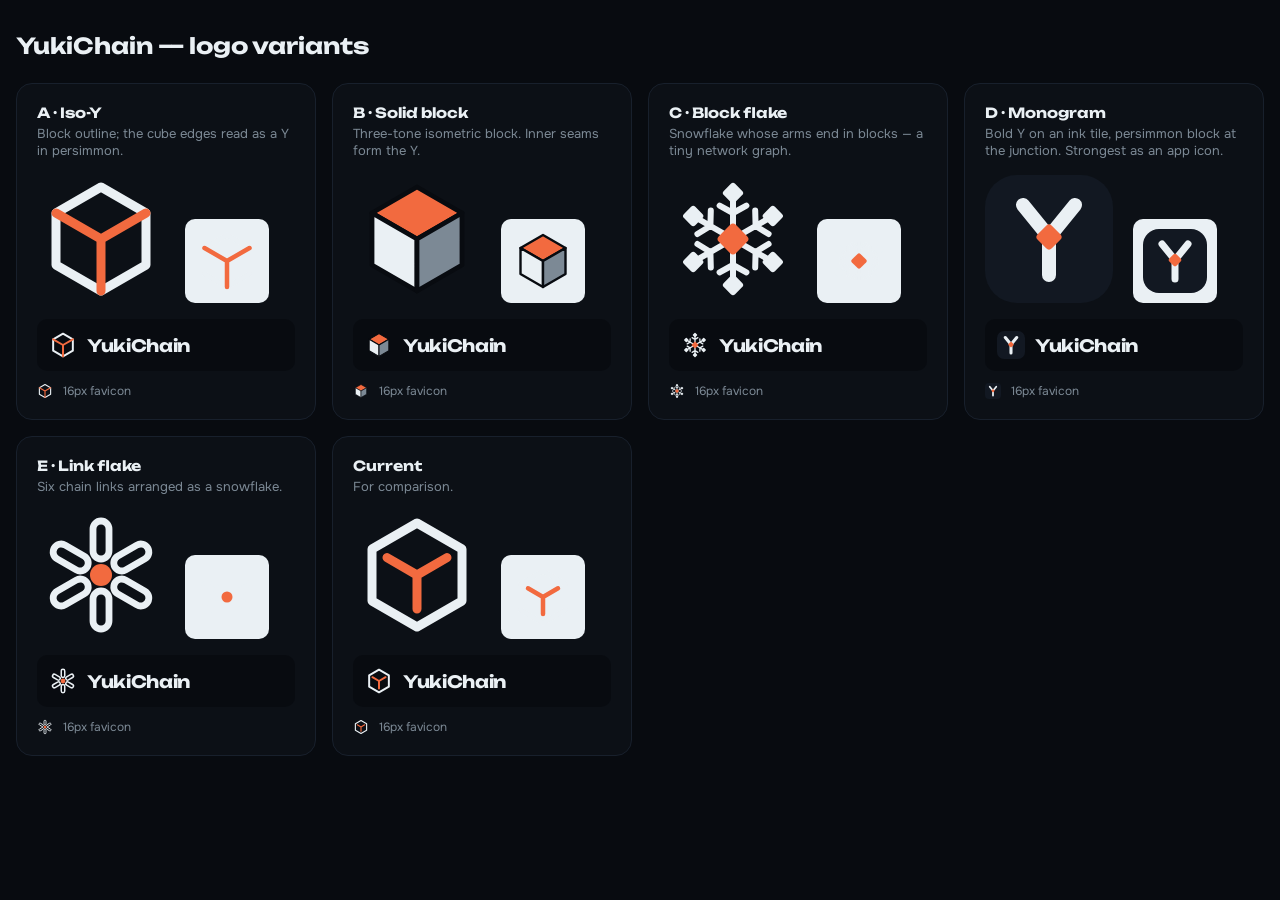
<file: web/logo-variants/index.html>
<!doctype html><html><head><meta charset="utf-8"><meta name="viewport" content="width=device-width,initial-scale=1"><title>YukiChain logo variants</title>
<link href="https://fonts.googleapis.com/css2?family=Unbounded:wght@700&family=Onest:wght@400;500&display=swap" rel="stylesheet">
<style>body{margin:0;background:#080b10;color:#eaf0f4;font:15px Onest,sans-serif;padding:32px 16px}h1{font:700 22px Unbounded;margin:0 0 24px}
.g{display:grid;grid-template-columns:repeat(auto-fill,minmax(300px,1fr));gap:16px;max-width:1300px}
.c{background:#0c1016;border:1px solid #18202c;border-radius:16px;padding:20px}.c h2{font:700 14px Unbounded;margin:0 0 4px}.c p{color:#7c8995;margin:0 0 16px;font-size:13px}
.big{display:flex;gap:20px;align-items:end}.lt{background:#eaf0f4;border-radius:10px;padding:10px}
.nav{display:flex;align-items:center;gap:10px;font:700 17px Unbounded;letter-spacing:-.02em;margin-top:16px;padding:12px;background:#080b10;border-radius:10px}
.fav{display:flex;gap:10px;align-items:center;margin-top:12px;color:#7c8995;font-size:12px}</style></head><body>
<h1>YukiChain — logo variants</h1><div class="g" id="g"></div>
<script>
const V=[['a-iso-y','A · Iso-Y','Block outline; the cube edges read as a Y in persimmon.'],
['b-cube','B · Solid block','Three-tone isometric block. Inner seams form the Y.'],
['c-block-flake','C · Block flake','Snowflake whose arms end in blocks — a tiny network graph.'],
['d-monogram','D · Monogram','Bold Y on an ink tile, persimmon block at the junction. Strongest as an app icon.'],
['e-link-flake','E · Link flake','Six chain links arranged as a snowflake.'],
['../logo','Current','For comparison.']];
g.innerHTML=V.map(([f,t,d])=>`<div class="c"><h2>${t}</h2><p>${d}</p><div class="big"><img src="${f}.svg" width="128"><img src="${f}.svg" width="64" class="lt"></div>
<div class="nav"><img src="${f}.svg" width="28">YukiChain</div><div class="fav"><img src="${f}.svg" width="16"> 16px favicon</div></div>`).join('');
</script></body></html>
</file>
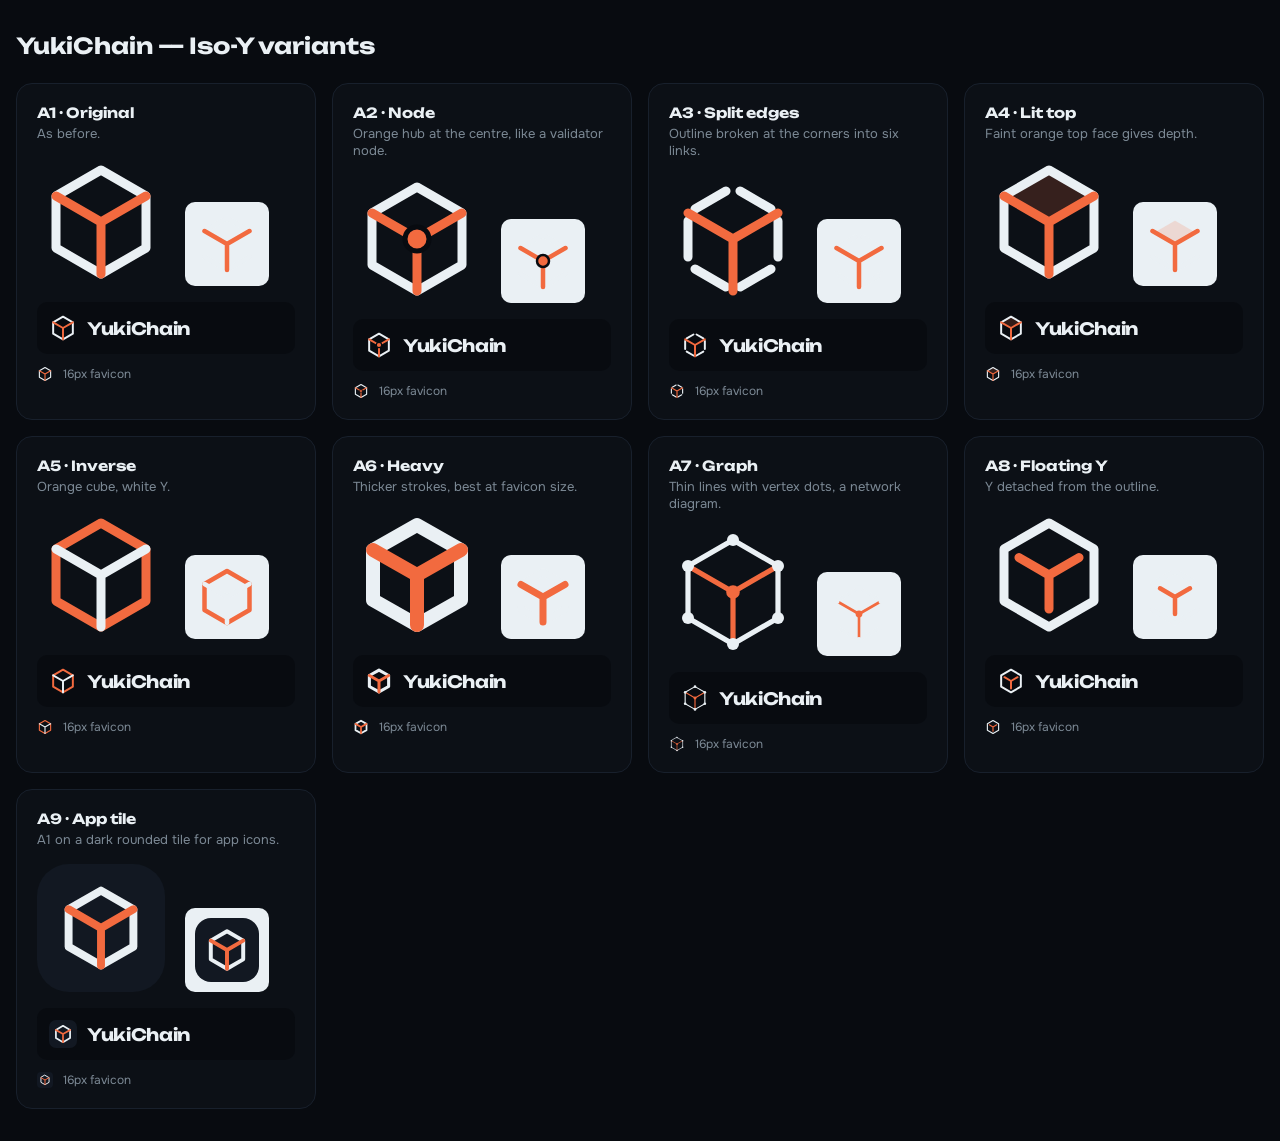
<file: web/logo-variants/iso.html>
<!doctype html><html><head><meta charset="utf-8"><meta name="viewport" content="width=device-width,initial-scale=1"><title>YukiChain Iso-Y variants</title>
<link href="https://fonts.googleapis.com/css2?family=Unbounded:wght@700&family=Onest:wght@400;500&display=swap" rel="stylesheet">
<style>body{margin:0;background:#080b10;color:#eaf0f4;font:15px Onest,sans-serif;padding:32px 16px}h1{font:700 22px Unbounded;margin:0 0 24px}
.g{display:grid;grid-template-columns:repeat(auto-fill,minmax(300px,1fr));gap:16px;max-width:1300px}
.c{background:#0c1016;border:1px solid #18202c;border-radius:16px;padding:20px}.c h2{font:700 14px Unbounded;margin:0 0 4px}.c p{color:#7c8995;margin:0 0 16px;font-size:13px}
.big{display:flex;gap:20px;align-items:end}.lt{background:#eaf0f4;border-radius:10px;padding:10px}
.nav{display:flex;align-items:center;gap:10px;font:700 17px Unbounded;letter-spacing:-.02em;margin-top:16px;padding:12px;background:#080b10;border-radius:10px}
.fav{display:flex;gap:10px;align-items:center;margin-top:12px;color:#7c8995;font-size:12px}</style></head><body>
<h1>YukiChain — Iso-Y variants</h1><div class="g" id="g"></div>
<script>
const V=[['a-iso-y','A1 · Original','As before.'],['a2-node','A2 · Node','Orange hub at the centre, like a validator node.'],['a3-split','A3 · Split edges','Outline broken at the corners into six links.'],['a4-topface','A4 · Lit top','Faint orange top face gives depth.'],['a5-inverse','A5 · Inverse','Orange cube, white Y.'],['a6-bold','A6 · Heavy','Thicker strokes, best at favicon size.'],['a7-thin','A7 · Graph','Thin lines with vertex dots, a network diagram.'],['a8-float','A8 · Floating Y','Y detached from the outline.'],['a9-tile','A9 · App tile','A1 on a dark rounded tile for app icons.']];
g.innerHTML=V.map(([f,t,d])=>`<div class="c"><h2>${t}</h2><p>${d}</p><div class="big"><img src="${f}.svg" width="128"><img src="${f}.svg" width="64" class="lt"></div>
<div class="nav"><img src="${f}.svg" width="28">YukiChain</div><div class="fav"><img src="${f}.svg" width="16"> 16px favicon</div></div>`).join('');
</script></body></html>
</file>
